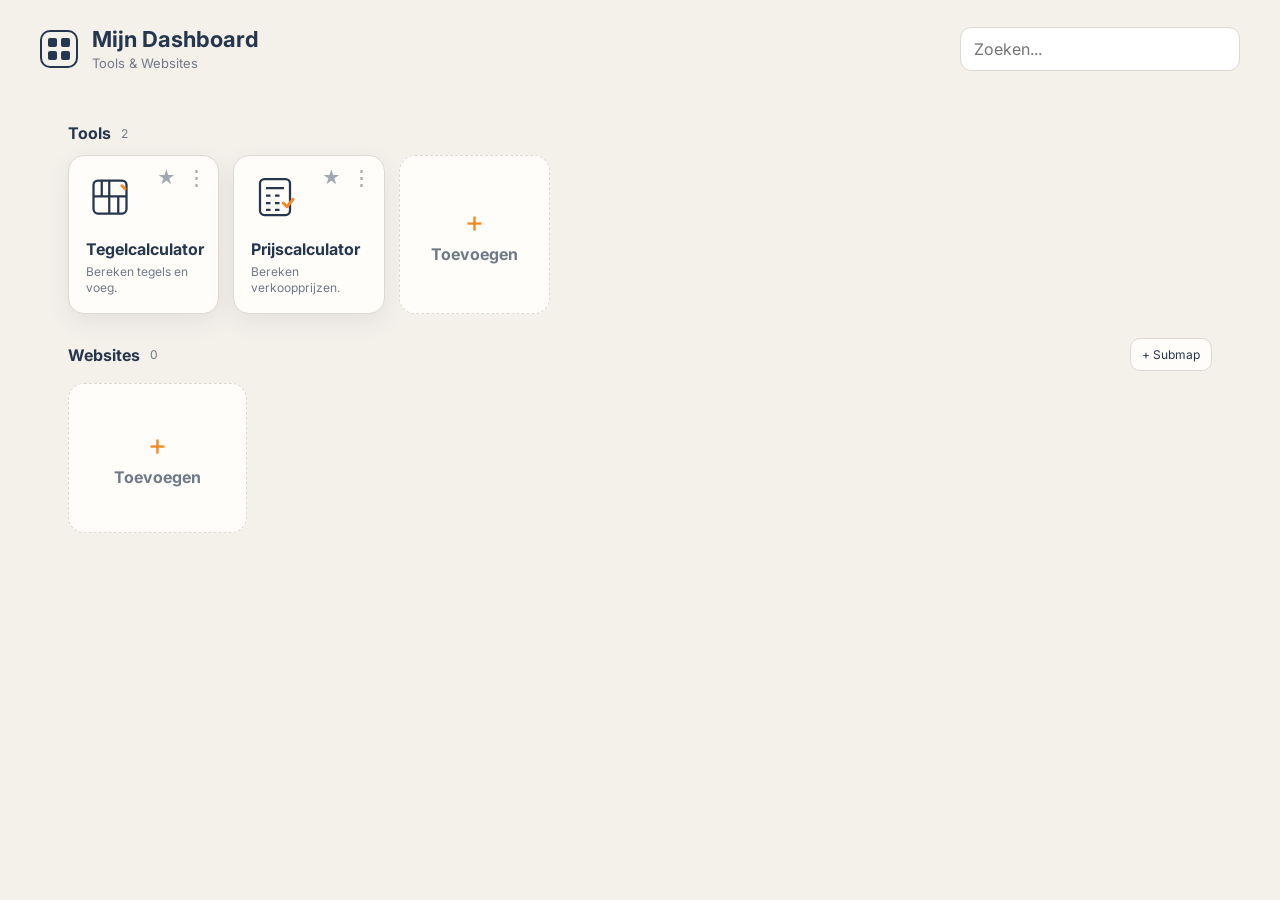
<file: index.html>
<!DOCTYPE html>
<html lang="nl">
<head>
<meta charset="UTF-8">
<meta name="viewport" content="width=device-width, initial-scale=1.0">
<title>Mijn Dashboard</title>
<link rel="stylesheet" href="css/style.css">
</head>
<body>
<header>
  <div class="header-inner">
    <div class="brand">
      <div class="brand-mark"><span></span><span></span><span></span><span></span></div>
      <div><h1>Mijn Dashboard</h1><p>Tools &amp; Websites</p></div>
    </div>
    <div class="search"><input id="search" type="search" placeholder="Zoeken..."></div>
  </div>
</header>
<main>
  <section class="section" id="toolsSection">
    <div class="section-head"><h2>Tools</h2><span class="count" id="toolsCount"></span></div>
    <div class="grid" id="toolsGrid"></div>
  </section>
  <section class="section" id="websitesSection">
    <div class="section-head"><h2>Websites</h2><span class="count" id="websitesCount"></span></div>
    <div class="grid" id="websitesGrid"></div>
  </section>
  <div id="noResults" class="no-results hidden">Geen resultaten gevonden.</div>
</main>
<script src="js/app.js"></script>
</body>
</html>
</file>
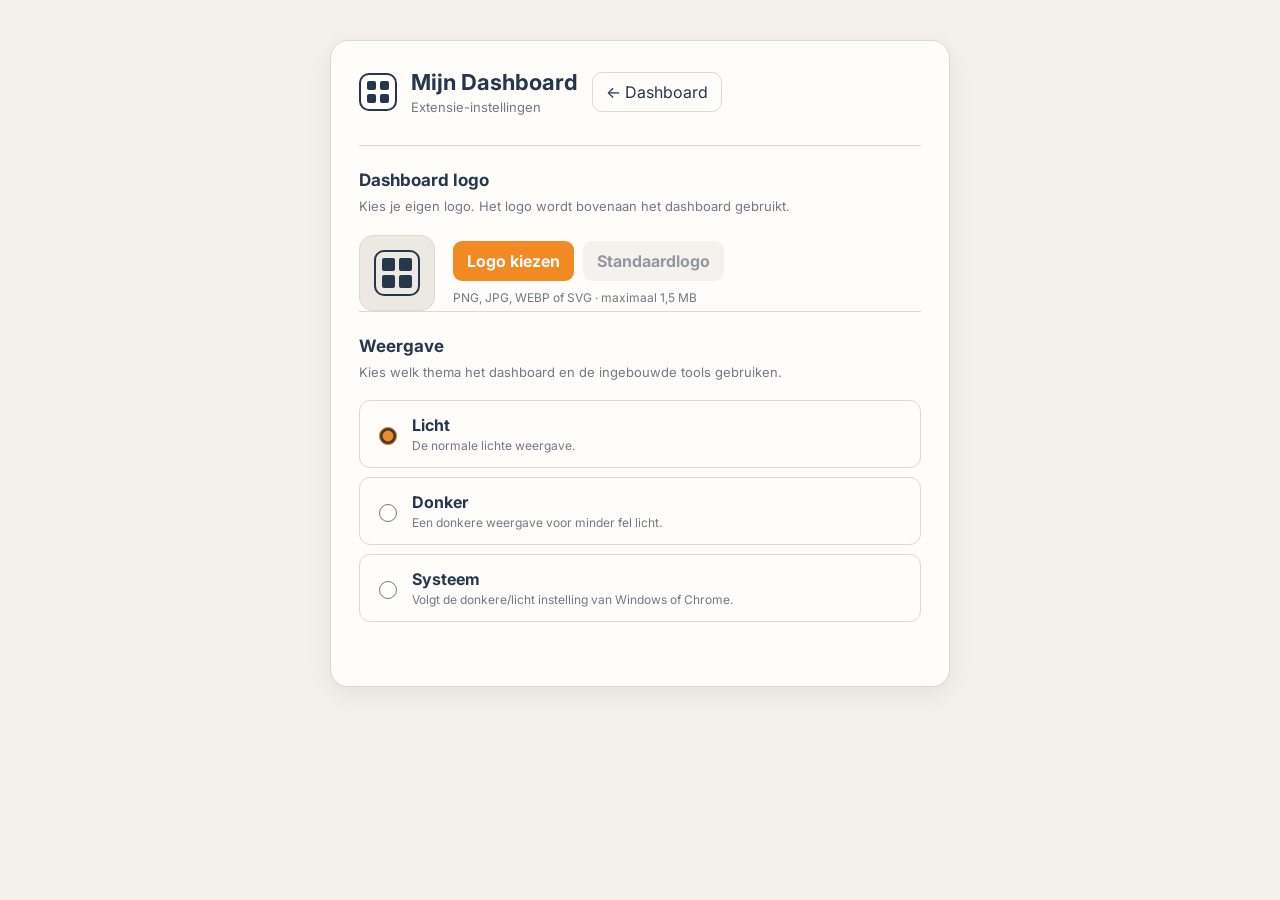
<file: options.html>
<!doctype html>
<html lang="nl">
<head>
  <meta charset="utf-8">
  <meta name="viewport" content="width=device-width, initial-scale=1">
  <title>Mijn Dashboard – Instellingen</title>
  <link rel="stylesheet" href="css/style.css">
  <link rel="stylesheet" href="css/options.css">
  <script src="js/theme.js"></script>
</head>
<body>
  <main class="options-page">
    <section class="options-card">
      <div class="options-brand">
        <div class="brand-mark"><span></span><span></span><span></span><span></span></div>
        <div><h1>Mijn Dashboard</h1><p>Extensie-instellingen</p></div>
        <a class="tool-back" href="index.html">← Dashboard</a>
      </div>

      <div class="options-section logo-settings">
        <h2>Dashboard logo</h2>
        <p class="options-help">Kies je eigen logo. Het logo wordt bovenaan het dashboard gebruikt.</p>
        <div class="logo-controls">
          <div class="logo-preview" id="logoPreview" aria-label="Voorbeeld van dashboard logo"></div>
          <div class="logo-actions">
            <input id="logoInput" type="file" accept="image/png,image/jpeg,image/webp,image/svg+xml" hidden>
            <button class="primary-btn" type="button" id="chooseLogo">Logo kiezen</button>
            <button class="secondary-btn" type="button" id="removeLogo">Standaardlogo</button>
            <small>PNG, JPG, WEBP of SVG · maximaal 1,5 MB</small>
          </div>
        </div>
      </div>

      <div class="options-section">
        <h2>Weergave</h2>
        <p class="options-help">Kies welk thema het dashboard en de ingebouwde tools gebruiken.</p>
        <label class="theme-option"><input type="radio" name="theme" value="light"><span><strong>Licht</strong><small>De normale lichte weergave.</small></span></label>
        <label class="theme-option"><input type="radio" name="theme" value="dark"><span><strong>Donker</strong><small>Een donkere weergave voor minder fel licht.</small></span></label>
        <label class="theme-option"><input type="radio" name="theme" value="system"><span><strong>Systeem</strong><small>Volgt de donkere/licht instelling van Windows of Chrome.</small></span></label>
      </div>

      <div class="options-status" id="status" aria-live="polite"></div>
    </section>
  </main>
  <script src="js/options.js"></script>
</body>
</html>
</file>
<file: css/style.css>
@import url('https://fonts.googleapis.com/css2?family=Inter:wght@400;500;600;700;800&display=swap');
:root{--bg:#f4f1eb;--panel:#fffdf9;--text:#26364D;--muted:#707987;--border:#ded9d0;--accent:#F28A24;--shadow:0 8px 24px rgba(38,54,77,.08);--input-bg:#fff;--soft:#ece9e3;--soft-hover:#f1eee8;--danger-bg:#f3e7e2;--danger-text:#8b3f28;--modal-bg:rgba(38,54,77,.35)}
:root[data-theme="dark"]{--bg:#151b24;--panel:#202936;--text:#edf2f7;--muted:#9ca8b6;--border:#364252;--accent:#F28A24;--shadow:0 10px 28px rgba(0,0,0,.28);--input-bg:#171e28;--soft:#303947;--soft-hover:#343e4e;--danger-bg:#402d2a;--danger-text:#ffb3a5;--modal-bg:rgba(0,0,0,.58)}
*{box-sizing:border-box}html,body{margin:0;min-height:100%;font-family:Inter,Segoe UI,Arial,sans-serif;color:var(--text);background:var(--bg)}body{min-height:100vh}button,input,select{font:inherit}button{cursor:pointer}
header{padding:26px 28px 18px}.header-inner{max-width:1200px;margin:auto;display:flex;align-items:center;justify-content:space-between;gap:24px}.brand{display:flex;align-items:center;gap:14px}.brand-mark{width:38px;height:38px;border:2px solid var(--text);border-radius:10px;display:grid;grid-template-columns:1fr 1fr;gap:4px;padding:6px}.brand-mark span{background:var(--text);border-radius:2px}.brand h1{margin:0;font-size:22px}.brand p{margin:3px 0 0;color:var(--muted);font-size:13px}.search input{width:280px;border:1px solid var(--border);background:var(--input-bg);border-radius:11px;padding:11px 13px;color:var(--text);outline:none}.search input:focus{border-color:var(--accent);box-shadow:0 0 0 3px rgba(242,138,36,.12)}main{max-width:1200px;margin:0 auto;padding:10px 28px 40px}.section{margin-top:24px}.section-head{display:flex;align-items:center;gap:10px;margin-bottom:12px}.section-head h2{font-size:16px;margin:0}.count{font-size:12px;color:var(--muted)}.grid{display:grid;grid-template-columns:repeat(auto-fill,minmax(150px,1fr));gap:14px}.app-card{position:relative;display:flex;flex-direction:column;justify-content:space-between;min-height:150px;padding:17px;border:1px solid var(--border);border-radius:16px;background:var(--panel);box-shadow:var(--shadow);text-decoration:none;color:var(--text);transition:transform .15s ease,box-shadow .15s ease}.app-card:hover{transform:translateY(-2px);box-shadow:0 12px 30px rgba(38,54,77,.12)}.app-icon{width:48px;height:48px;object-fit:contain}.app-name{font-weight:700;margin-top:18px}.app-description{font-size:12px;color:var(--muted);margin-top:5px;line-height:1.35}.favorite{position:absolute;right:10px;top:9px;border:0;background:transparent;color:#a2a8b0;font-size:18px;padding:3px}.favorite.active{color:var(--accent)}.plus-card{align-items:center;justify-content:center;text-align:center;border-style:dashed;box-shadow:none;color:var(--muted)}.plus-card .plus{font-size:30px;line-height:1;margin-bottom:8px;color:var(--accent)}.modal{position:fixed;inset:0;background:var(--modal-bg);display:flex;align-items:center;justify-content:center;padding:20px;z-index:10}.modal.hidden,.hidden{display:none}.modal-card{width:min(520px,100%);background:var(--panel);border:1px solid var(--border);border-radius:16px;padding:22px;box-shadow:0 20px 60px rgba(0,0,0,.18)}.modal-card h3{margin:0 0 16px}.modal-actions{display:flex;justify-content:flex-end;gap:9px;margin-top:18px}.field{display:flex;flex-direction:column;gap:6px;margin:11px 0}.field label{font-size:13px;font-weight:600}.field input,.field textarea{border:1px solid var(--border);border-radius:9px;padding:10px;background:var(--input-bg);color:var(--text)}.field textarea{resize:vertical;min-height:80px}.primary-btn,.secondary-btn{border:0;border-radius:9px;padding:10px 14px;font-weight:700}.primary-btn{background:var(--accent);color:#fff}.secondary-btn{background:var(--soft);color:var(--text)}
.tool-page{min-height:100vh;padding:28px}.tool-shell{max-width:1180px;margin:0 auto}.tool-header{display:flex;align-items:center;justify-content:space-between;gap:16px;margin-bottom:22px}.tool-title{margin:0;font-size:28px;line-height:1.15}.tool-subtitle{margin:6px 0 0;color:var(--muted)}.tool-back{display:inline-flex;align-items:center;gap:8px;text-decoration:none;color:var(--text);border:1px solid var(--border);background:var(--panel);padding:9px 13px;border-radius:10px}.tool-panel{background:var(--panel);border:1px solid var(--border);border-radius:16px;box-shadow:var(--shadow);padding:20px}.form-grid{display:grid;grid-template-columns:repeat(2,minmax(0,1fr));gap:14px}.form-field{display:flex;flex-direction:column;gap:6px}.form-field label{font-weight:600;font-size:14px}.form-field input,.form-field select{width:100%;padding:10px 11px;border:1px solid var(--border);border-radius:9px;background:var(--input-bg);color:var(--text)}.form-field input:focus,.form-field select:focus{outline:2px solid rgba(242,138,36,.22);border-color:var(--accent)}
:root[data-theme="dark"] .brand-mark span{background:var(--text)}

@media(max-width:700px){header{padding:18px}.header-inner{align-items:stretch;flex-direction:column}.search input{width:100%}main{padding:8px 18px 30px}.tool-page{padding:16px}.form-grid{grid-template-columns:1fr}.tool-header{align-items:flex-start;flex-direction:column}}

.brand-mark.custom-brand-logo{display:flex;align-items:center;justify-content:center;padding:2px;overflow:hidden}.brand-mark.custom-brand-logo img{display:block;width:100%;height:100%;object-fit:contain;border-radius:7px}

/* V6.5-based dashboard enhancements: edit, drag & drop and website submaps */
.card-actions{
  position:absolute;
  top:7px;
  right:8px;
  display:flex;
  align-items:center;
  gap:2px;
  z-index:2;
}
.card-actions button{
  width:28px;
  height:28px;
  display:flex;
  align-items:center;
  justify-content:center;
}
.card-actions .favorite{
  position:static;
  padding:2px;
}
.item-menu{
  border:0;
  background:transparent;
  color:#a2a8b0;
  font-size:21px;
  line-height:1;
  padding:1px 4px;
  border-radius:6px;
}
.item-menu:hover{
  background:var(--soft-hover);
  color:var(--text);
}
.app-card.draggable-card{
  cursor:grab;
}
.app-card.draggable-card:active{
  cursor:grabbing;
}
.app-card.dragging{
  opacity:.45;
}
.app-card.drop-target{
  outline:2px dashed var(--accent);
  outline-offset:3px;
}
.section-head-actions{
  margin-left:auto;
  display:flex;
  align-items:center;
}
.section-add-btn{
  font-size:12px;
  padding:8px 11px;
  cursor:pointer;
}
.website-group{
  margin:0 0 22px;
}
.website-group-title{
  margin:0 0 10px;
  font-size:14px;
  font-weight:800;
  color:var(--text);
  padding-bottom:6px;
  border-bottom:1px solid var(--border);
}
.website-group-grid{
  margin-bottom:0;
}
.website-add-card{
  margin-top:2px;
}
.modal-actions-between{
  align-items:center;
  justify-content:space-between;
}
.modal-actions-right{
  display:flex;
  gap:9px;
}
.danger-btn{
  border:0;
  border-radius:9px;
  padding:10px 14px;
  font-weight:700;
  background:var(--danger-bg);
  color:var(--danger-text);
}
@media(max-width:700px){
  .section-head-actions{margin-left:auto}
}


/* Website layout: rows stacked vertically, cards within each row horizontally. */
#websitesGrid{
  display:flex;
  flex-direction:column;
  gap:22px;
}
#websitesGrid > .grid,
#websitesGrid .website-group-grid{
  display:grid;
  grid-template-columns:repeat(auto-fill,minmax(170px,1fr));
  gap:14px;
  width:100%;
}
#websitesGrid .website-group{
  width:100%;
  margin:0;
}
#websitesGrid .website-group-title{
  width:100%;
}
#websitesGrid .website-group-grid{
  margin-bottom:0;
}


/* Prijscalculator — dashboard-matching styling */
.price-calculator-page{
  max-width:900px;
  margin:0 auto;
}
.price-calculator-page .calculator-card,
.price-calculator-page .card,
.price-calculator-page .panel,
.price-calculator-page .tool-card{
  border-radius:16px;
}
.price-calculator-page input[type="number"],
.price-calculator-page input[type="text"]{
  width:100%;
  box-sizing:border-box;
}
.price-calculator-page .result,
.price-calculator-page .calculation,
.price-calculator-page .calculation-box,
.price-calculator-page .breakdown{
  margin-top:18px;
  padding:16px 18px;
  border:1px solid var(--border);
  border-radius:14px;
  background:var(--panel);
  color:var(--text);
}
.price-calculator-page .calculation-row,
.price-calculator-page .breakdown-row{
  display:flex;
  justify-content:space-between;
  gap:20px;
  padding:8px 0;
  border-bottom:1px solid var(--border);
}
.price-calculator-page .calculation-row:last-child,
.price-calculator-page .breakdown-row:last-child{
  border-bottom:0;
}
.price-calculator-page .calculation-total{
  margin-top:8px;
  padding-top:12px;
  border-top:2px solid var(--border);
  font-weight:800;
  font-size:1.05em;
}
.price-calculator-page .formula{
  margin-top:12px;
  padding:12px 14px;
  border-radius:10px;
  background:var(--soft-hover);
  color:var(--text);
  font-family:ui-monospace,SFMono-Regular,Menlo,monospace;
  font-size:.92em;
}
.price-calculator-page .primary-btn,
.price-calculator-page button{
  border-radius:10px;
}
@media(max-width:700px){
  .price-calculator-page{max-width:none}
  .price-calculator-page .calculation-row,
  .price-calculator-page .breakdown-row{
    flex-direction:column;
    gap:3px;
  }
}


/* Prijscalculator refinement */
.price-calculator-page{
  max-width:1000px;
  width:calc(100% - 48px);
  margin:0 auto;
}
.price-calculator-page .result,
.price-calculator-page .calculation,
.price-calculator-page .calculation-box,
.price-calculator-page .breakdown{
  box-sizing:border-box;
  width:100%;
  overflow:visible;
  padding:22px 24px;
}
.price-calculator-page .calculation-row,
.price-calculator-page .breakdown-row{
  align-items:center;
  min-height:34px;
  padding:10px 0;
}
.price-calculator-page .calculation-row > *,
.price-calculator-page .breakdown-row > *{
  min-width:0;
}
.price-calculator-page .formula{
  box-sizing:border-box;
  width:100%;
  white-space:normal;
  overflow-wrap:anywhere;
  word-break:normal;
  line-height:1.5;
  padding:14px 16px;
}
.price-calculator-page .calculation-total{
  font-size:1.15em;
  padding-top:15px;
}
.price-calculator-page input[type="number"],
.price-calculator-page input[type="text"]{
  min-height:44px;
  font-size:1rem;
  padding:10px 12px;
}
.price-calculator-page button{
  min-height:42px;
  padding:10px 16px;
  font-size:.96rem;
}
@media(max-width:700px){
  .price-calculator-page{
    width:calc(100% - 28px);
  }
  .price-calculator-page .result,
  .price-calculator-page .calculation,
  .price-calculator-page .calculation-box,
  .price-calculator-page .breakdown{
    padding:18px;
  }
}


/* V6.5.6 — inputs left, receipt-style calculation right */
.price-calculator-page{
  max-width:1050px;
  width:calc(100% - 48px);
  margin:0 auto;
}
.price-layout{
  display:grid;
  grid-template-columns:minmax(0,1fr) minmax(340px,.82fr);
  gap:24px;
  align-items:start;
}
.price-input-column,.price-receipt-column{min-width:0}
.price-receipt-column > *{box-sizing:border-box;width:100%;min-width:0}
.price-receipt-column .result,
.price-receipt-column .calculation,
.price-receipt-column .calculation-box,
.price-receipt-column .breakdown{
  box-sizing:border-box;
  width:100%;
  overflow:visible;
  padding:24px 26px;
  border-radius:14px;
}
.price-receipt-column .calculation-row,
.price-receipt-column .breakdown-row{
  display:grid;
  grid-template-columns:minmax(0,1fr) auto;
  align-items:center;
  gap:18px;
  min-height:34px;
  padding:10px 0;
}
.price-receipt-column .calculation-row > *,
.price-receipt-column .breakdown-row > *{
  min-width:0;
  overflow-wrap:anywhere;
}
.price-receipt-column .calculation-total{
  margin-top:10px;
  padding-top:16px;
  font-size:1.16em;
}
.price-receipt-column .formula{
  box-sizing:border-box;
  width:100%;
  white-space:normal;
  overflow-wrap:anywhere;
  line-height:1.5;
  padding:14px 16px;
}
@media(max-width:800px){
  .price-calculator-page{width:calc(100% - 28px)}
  .price-layout{grid-template-columns:1fr}
  .price-receipt-column{order:2}
}
</file>
<file: css/options.css>
.options-page{min-height:100vh;padding:40px 20px;display:flex;align-items:flex-start;justify-content:center}.options-card{width:min(620px,100%);background:var(--panel);border:1px solid var(--border);border-radius:18px;box-shadow:var(--shadow);padding:28px}.options-brand{display:flex;align-items:center;gap:14px;margin-bottom:30px}.options-brand h1{margin:0;font-size:22px}.options-brand p{margin:4px 0 0;color:var(--muted);font-size:13px}.options-section{border-top:1px solid var(--border);padding-top:24px}.options-section h2{margin:0 0 7px;font-size:17px}.options-help{margin:0 0 18px;color:var(--muted);font-size:13px;line-height:1.5}.theme-option{display:flex;align-items:center;gap:12px;padding:14px;border:1px solid var(--border);border-radius:11px;margin:9px 0;cursor:pointer;transition:background .15s,border-color .15s}.theme-option:hover{background:var(--soft-hover)}.theme-option input{width:18px;height:18px;accent-color:var(--accent)}.theme-option span{display:flex;flex-direction:column;gap:3px}.theme-option small{color:var(--muted);font-size:12px}.options-status{min-height:20px;margin-top:16px;color:var(--accent);font-size:13px;font-weight:600}
@media(max-width:600px){.options-page{padding:18px 12px}.options-card{padding:20px}}

.logo-controls{display:flex;align-items:center;gap:18px}.logo-preview{width:76px;height:76px;border:1px solid var(--border);border-radius:14px;background:var(--soft);display:flex;align-items:center;justify-content:center;overflow:hidden;flex:0 0 auto}.logo-preview img{width:100%;height:100%;object-fit:contain;padding:8px}.logo-preview .brand-mark{width:46px;height:46px}.logo-actions{display:flex;align-items:center;gap:9px;flex-wrap:wrap}.logo-actions small{width:100%;color:var(--muted);font-size:12px}.logo-actions button:disabled{opacity:.5;cursor:not-allowed}
@media(max-width:600px){.logo-controls{align-items:flex-start;flex-direction:column}.logo-actions{width:100%}}
</file>
